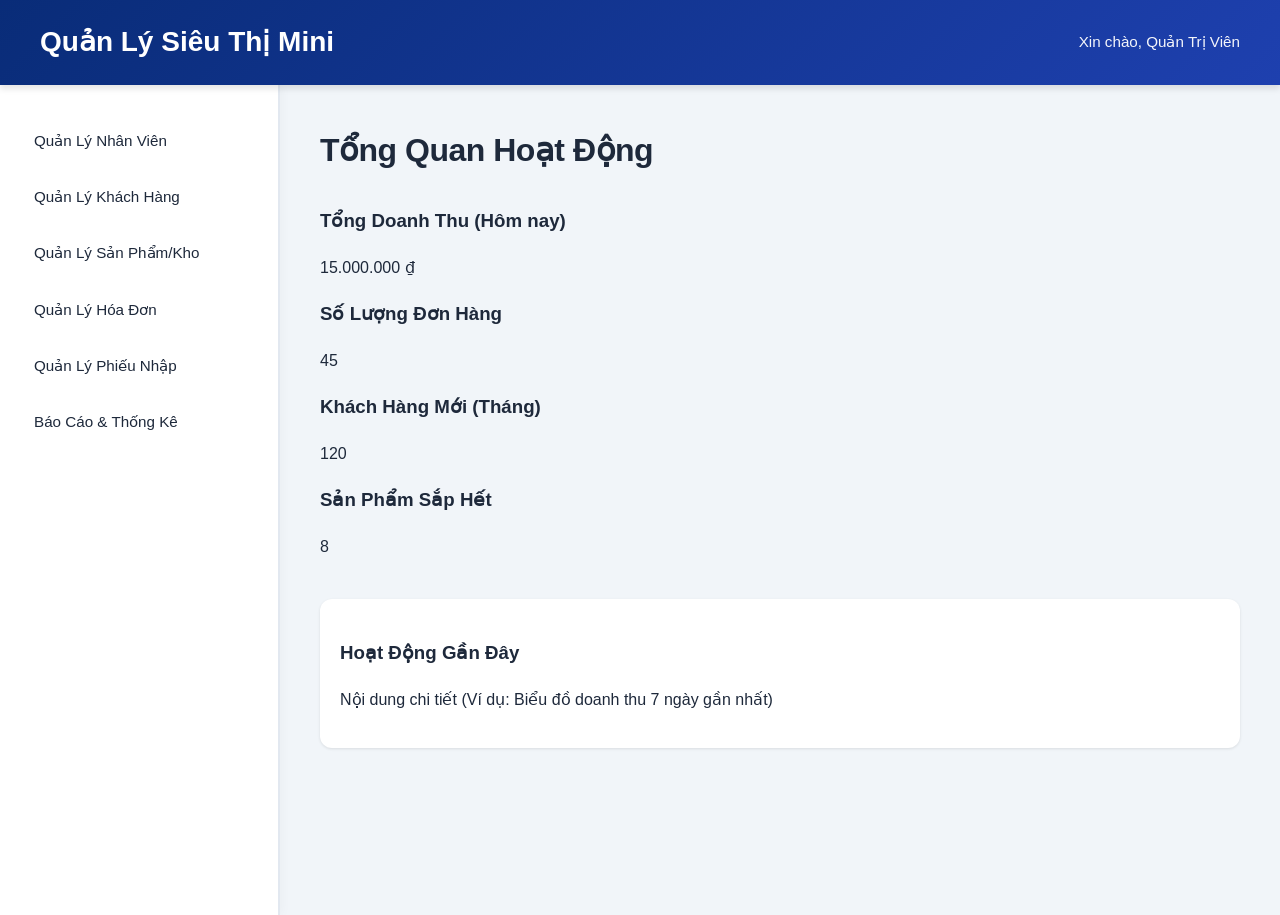
<file: Team_03_OOP (3) (1)/Team03_OOP/web/index.html>
<!DOCTYPE html>
<html lang="vi">
<head>
    <meta charset="UTF-8">
    <meta name="viewport" content="width=device-width, initial-scale=1.0">
    <title>Quản Lý Siêu Thị Mini - Dashboard</title>
    <link rel="stylesheet" href="css/style.css">
    
    
</head>
<body>

    <header class="header">
        <h1>Quản Lý Siêu Thị Mini</h1>
        <div>Xin chào, Quản Trị Viên</div>
    </header>

    <div class="layout-container">
        
        <aside class="sidebar">
            <nav>
                <ul>
                    <li><a href="pages/nhanvien.html">Quản Lý Nhân Viên</a></li>
                    <li><a href="pages/khachhang.html">Quản Lý Khách Hàng</a></li>
                    <li><a href="pages/sanpham.html">Quản Lý Sản Phẩm/Kho</a></li>
                    <li><a href="pages/hoadon.html">Quản Lý Hóa Đơn</a></li>
                    <li><a href="pages/phieunhap.html">Quản Lý Phiếu Nhập</a></li>
                    <li><a href="pages/thongke.html">Báo Cáo & Thống Kê</a></li>
                    </ul>
            </nav>
        </aside>

        <main class="main-content">
            <h2>Tổng Quan Hoạt Động</h2>

            <div class="dashboard-grid">
                <div class="info-card" id="doanh-thu-card">
                    <h3> Tổng Doanh Thu (Hôm nay)</h3>
                    <p>0 VND</p>
                </div>
                
                <div class="info-card" id="don-hang-card">
                    <h3> Số Lượng Đơn Hàng</h3>
                    <p>0</p>
                </div>

                <div class="info-card" id="khach-hang-card">
                    <h3> Khách Hàng Mới (Tháng)</h3>
                    <p>0</p>
                </div>

                <div class="info-card" id="can-nhap-kho-card">
                    <h3> Sản Phẩm Sắp Hết</h3>
                    <p>0</p>
                </div>
            </div>

            <section style="margin-top: 40px; background-color: white; padding: 20px; border-radius: var(--border-radius); box-shadow: var(--box-shadow);">
                <h3>Hoạt Động Gần Đây</h3>
                <p>Nội dung chi tiết (Ví dụ: Biểu đồ doanh thu 7 ngày gần nhất)</p>
            </section>
        </main>
    </div>

    <script>
        const mockData = {
            doanhThuHomNay: 15000000,
            soLuongDonHang: 45,
            khachHangMoiThang: 120,
            sanPhamCanNhapKho: 8
        };

        function updateDashboard(data) {
            document.querySelector('#doanh-thu-card p').textContent = formatCurrency(data.doanhThuHomNay);
            document.querySelector('#don-hang-card p').textContent = data.soLuongDonHang;
            document.querySelector('#khach-hang-card p').textContent = data.khachHangMoiThang;
            document.querySelector('#can-nhap-kho-card p').textContent = data.sanPhamCanNhapKho;
        }
        
        function formatCurrency(amount) {
            return new Intl.NumberFormat('vi-VN', { style: 'currency', currency: 'VND' }).format(amount);
        }

        document.addEventListener('DOMContentLoaded', () => {
            console.log('Dashboard đã sẵn sàng.');
            // Giả lập việc fetch dữ liệu
            setTimeout(() => {
                updateDashboard(mockData);
                console.log('Dữ liệu Dashboard đã được tải.');
            }, 500);
        });
    </script>
</body>
</html>
</file>
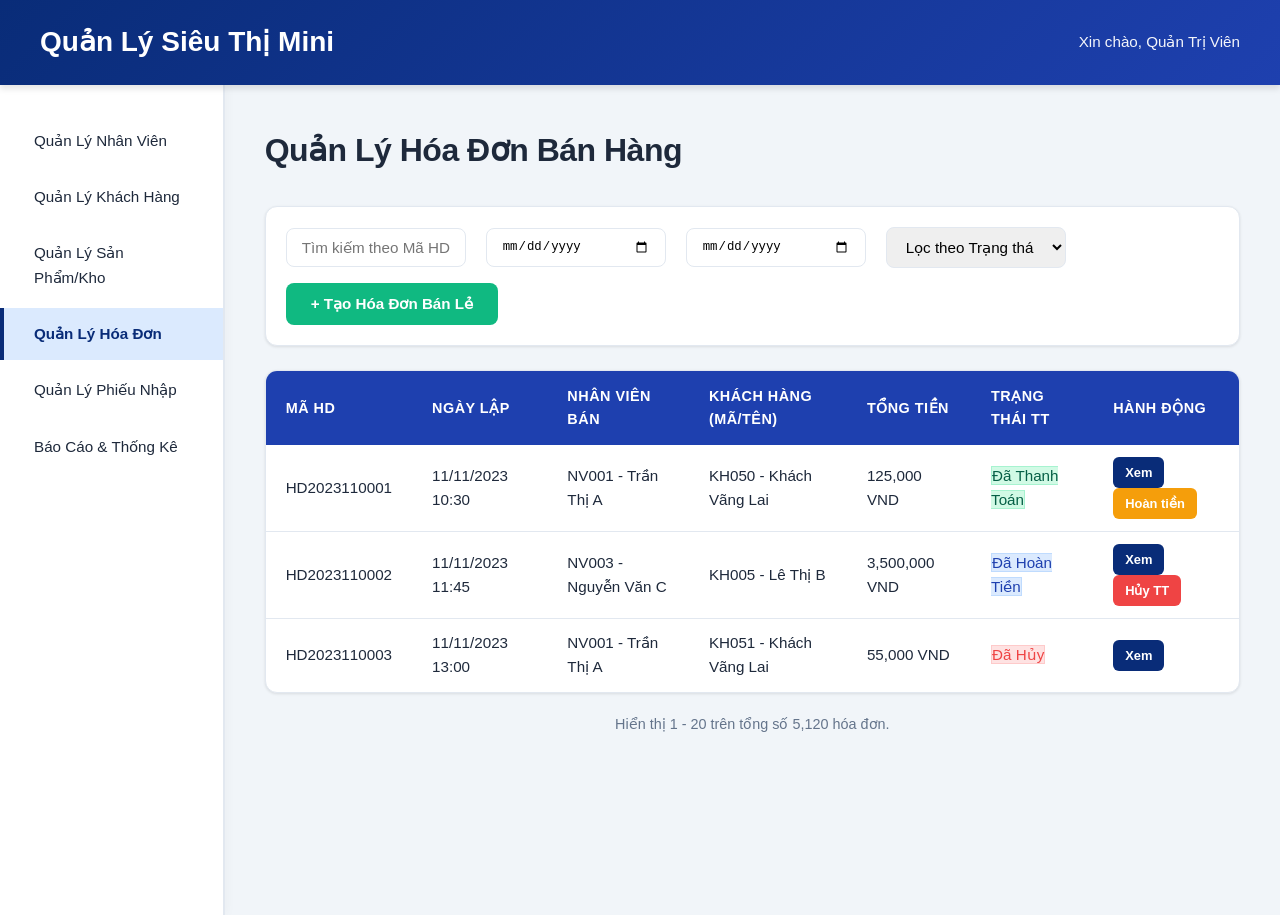
<file: Team_03_OOP (3) (1)/Team03_OOP/web/pages/hoadon.html>
<!DOCTYPE html>
<html lang="vi">
<head>
    <meta charset="UTF-8">
    <meta name="viewport" content="width=device-width, initial-scale=1.0">
    <title>Quản Lý Hóa Đơn</title>
    
    <link rel="stylesheet" href="../css/style.css">
</head>
<body>

    <header class="header">
        <h1>Quản Lý Siêu Thị Mini</h1>
        <div>Xin chào, Quản Trị Viên</div>
    </header>

    <div class="layout-container">
        
        <aside class="sidebar">
            <nav>
                <ul>
                    <li><a href="nhanvien.html">Quản Lý Nhân Viên</a></li>
                    <li><a href="khachhang.html">Quản Lý Khách Hàng</a></li>
                    <li><a href="sanpham.html">Quản Lý Sản Phẩm/Kho</a></li>
                    <li class="active"><a href="hoadon.html">Quản Lý Hóa Đơn</a></li>
                    <li><a href="phieunhap.html">Quản Lý Phiếu Nhập</a></li>
                    <li><a href="thongke.html">Báo Cáo & Thống Kê</a></li>
                </ul>
            </nav>
        </aside>

        <main class="main-content">
            <h2> Quản Lý Hóa Đơn Bán Hàng</h2>

            <div class="tools-bar">
                <div class="filter-group">
                    <input type="text" id="searchInvoice" placeholder="Tìm kiếm theo Mã HD, NV, KH...">
                    <input type="date" id="filterDateStart">
                    <input type="date" id="filterDateEnd">
                    <select id="filterPaymentStatus">
                        <option value="">Lọc theo Trạng thái TT</option>
                        <option value="paid">Đã Thanh Toán</option>
                        <option value="refunded">Đã Hoàn Tiền</option>
                        <option value="cancelled">Đã Hủy</option>
                    </select>
                </div>
                <div>
                    <button class="btn-primary" onclick="openCreateInvoiceModal()">+ Tạo Hóa Đơn Bán Lẻ</button> 
                </div>
            </div>

            <div class="data-table-container">
                <table class="data-table">
                    <thead>
                        <tr>
                            <th>Mã HD</th>
                            <th>Ngày Lập</th>
                            <th>Nhân Viên Bán</th>
                            <th>Khách Hàng (Mã/Tên)</th>
                            <th>Tổng Tiền</th>
                            <th>Trạng thái TT</th>
                            <th>Hành động</th>
                        </tr>
                    </thead>
                    <tbody id="invoiceTableBody">
                        <tr>
                            <td>HD2023110001</td>
                            <td>11/11/2023 10:30</td>
                            <td>NV001 - Trần Thị A</td>
                            <td>KH050 - Khách Vãng Lai</td>
                            <td>125,000 VND</td>
                            <td><span class="status-paid">Đã Thanh Toán</span></td>
                            <td>
                                <button class="btn-action btn-view" onclick="viewInvoice('HD2023110001')">Xem</button>
                                <button class="btn-action btn-refund" onclick="openRefundModal('HD2023110001')">Hoàn tiền</button>
                            </td>
                        </tr>
                         <tr>
                            <td>HD2023110002</td>
                            <td>11/11/2023 11:45</td>
                            <td>NV003 - Nguyễn Văn C</td>
                            <td>KH005 - Lê Thị B</td>
                            <td>3,500,000 VND</td>
                            <td><span class="status-refunded">Đã Hoàn Tiền</span></td>
                            <td>
                                <button class="btn-action btn-view" onclick="viewInvoice('HD2023110002')">Xem</button>
                                <button class="btn-action btn-cancel" onclick="viewInvoice('HD2023110002')">Hủy TT</button>
                            </td>
                        </tr>
                         <tr>
                            <td>HD2023110003</td>
                            <td>11/11/2023 13:00</td>
                            <td>NV001 - Trần Thị A</td>
                            <td>KH051 - Khách Vãng Lai</td>
                            <td>55,000 VND</td>
                            <td><span class="status-cancelled">Đã Hủy</span></td>
                            <td>
                                <button class="btn-action btn-view" onclick="viewInvoice('HD2023110003')">Xem</button>
                            </td>
                        </tr>
                    </tbody>
                </table>
            </div>
            
            <div style="text-align: center; margin-top: 20px; color: var(--text-light);">
                <p>Hiển thị 1 - 20 trên tổng số 5,120 hóa đơn.</p>
            </div>
        </main>
    </div>

    <script>
        // Hàm định dạng tiền tệ
        function formatCurrency(amount) {
            return new Intl.NumberFormat('vi-VN', { style: 'currency', currency: 'VND' }).format(amount);
        }

        // Placeholder Functions
        function openCreateInvoiceModal() {
            alert('Mở giao diện POS/tạo Hóa Đơn mới (gọi đến Hoadon.java).');
        }
        function viewInvoice(maHD) {
            alert(`Xem chi tiết Hóa Đơn: ${maHD}`);
        }
        function openRefundModal(maHD) {
            alert(`Mở modal Hoàn tiền cho Hóa Đơn: ${maHD}`);
        }
        function cancelInvoice(maHD) {
            if (confirm(`Bạn có chắc muốn HỦY Hóa Đơn ${maHD}?`)) {
                alert(`Đã hủy Hóa Đơn ${maHD}.`);
            }
        }

        // Kích hoạt trạng thái menu
        document.addEventListener('DOMContentLoaded', () => {
            // Kích hoạt mục menu hiện tại (Mục thứ 4)
            document.querySelector('.sidebar nav ul li:nth-child(4)').classList.add('active');
        });
    </script>
</body>
</html>
</file>
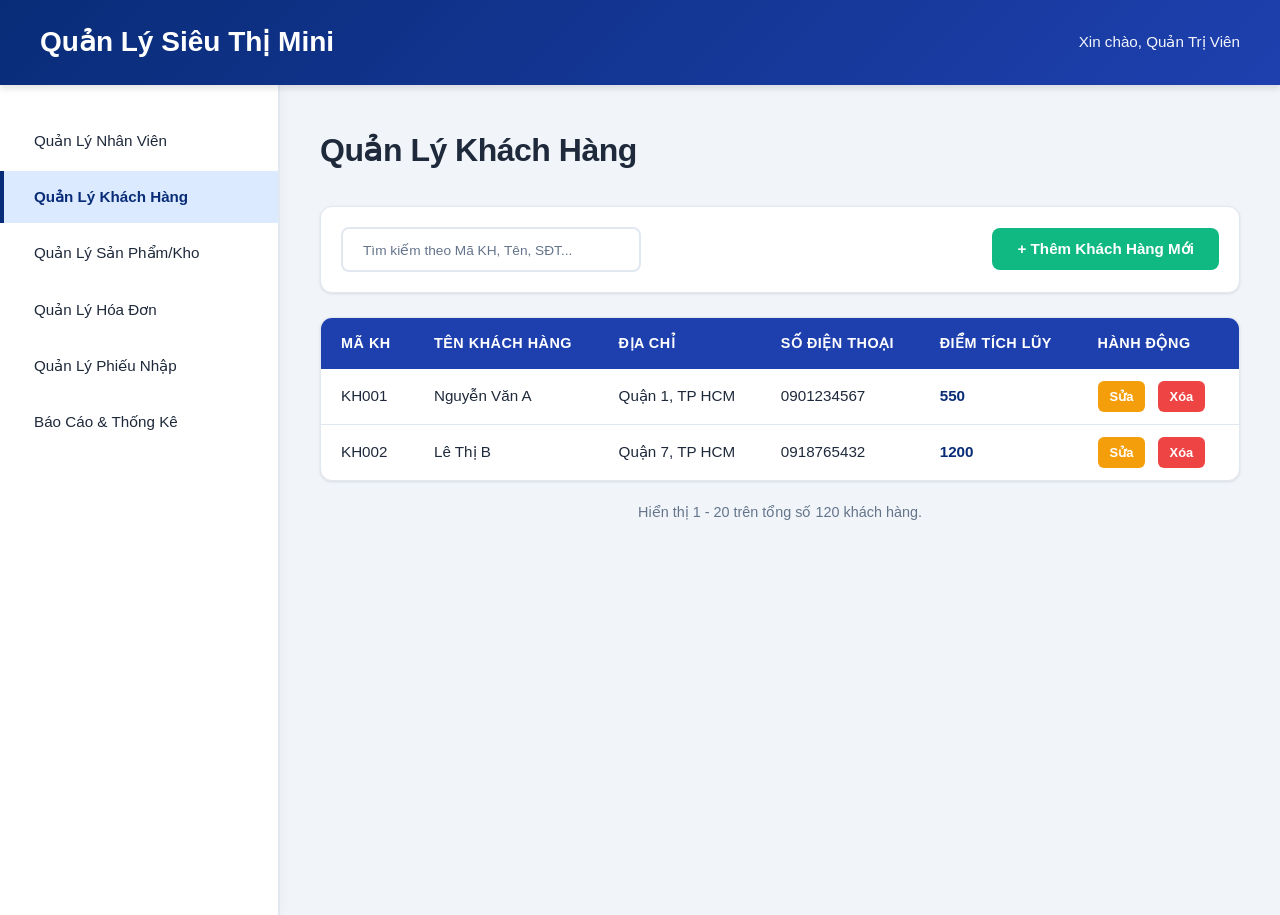
<file: Team_03_OOP (3) (1)/Team03_OOP/web/pages/khachhang.html>
<!DOCTYPE html>
<html lang="vi">
<head>
    <meta charset="UTF-8">
    <meta name="viewport" content="width=device-width, initial-scale=1.0">
    <title>Quản Lý Khách Hàng</title>
    
    <link rel="stylesheet" href="../css/style.css">
</head>
<body>

    <header class="header">
        <h1>Quản Lý Siêu Thị Mini</h1>
        <div>Xin chào, Quản Trị Viên</div>
    </header>

    <div class="layout-container">
        
        <aside class="sidebar">
            <nav>
                <ul>
                    <li><a href="nhanvien.html">Quản Lý Nhân Viên</a></li>
                    <li class="active"><a href="khachhang.html">Quản Lý Khách Hàng</a></li>
                    <li><a href="sanpham.html">Quản Lý Sản Phẩm/Kho</a></li>
                    <li><a href="hoadon.html">Quản Lý Hóa Đơn</a></li>
                    <li><a href="phieunhap.html">Quản Lý Phiếu Nhập</a></li>
                    <li><a href="thongke.html">Báo Cáo & Thống Kê</a></li>
                </ul>
            </nav>
        </aside>

        <main class="main-content">
            <h2> Quản Lý Khách Hàng</h2>

            <div class="tools-bar">
                <div class="search-box">
                    <input type="text" id="searchCustomer" placeholder="Tìm kiếm theo Mã KH, Tên, SĐT...">
                </div>
                <div>
                    <button class="btn-primary" onclick="openAddModal()">+ Thêm Khách Hàng Mới</button>
                </div>
            </div>

            <div class="data-table-container">
                <table class="data-table">
                    <thead>
                        <tr>
                            <th>Mã KH</th>
                            <th>Tên Khách Hàng</th>
                            <th>Địa chỉ</th>
                            <th>Số Điện Thoại</th>
                            <th>Điểm Tích Lũy</th>
                            <th>Hành động</th>
                        </tr>
                    </thead>
                    <tbody id="customerTableBody">
                        <tr>
                            <td>KH001</td>
                            <td>Nguyễn Văn A</td>
                            <td>Quận 1, TP HCM</td>
                            <td>0901234567</td>
                            <td style="font-weight: 600; color: var(--primary-color);">550</td>
                            <td>
                                <button class="btn-action btn-edit" onclick="editCustomer('KH001')">Sửa</button>
                                <button class="btn-action btn-delete" onclick="deleteCustomer('KH001')">Xóa</button>
                            </td>
                        </tr>
                         <tr>
                            <td>KH002</td>
                            <td>Lê Thị B</td>
                            <td>Quận 7, TP HCM</td>
                            <td>0918765432</td>
                            <td style="font-weight: 600; color: var(--primary-color);">1200</td>
                            <td>
                                <button class="btn-action btn-edit" onclick="editCustomer('KH002')">Sửa</button>
                                <button class="btn-action btn-delete" onclick="deleteCustomer('KH002')">Xóa</button>
                            </td>
                        </tr>
                    </tbody>
                </table>
            </div>
            
            <div style="text-align: center; margin-top: 20px; color: var(--text-light);">
                <p>Hiển thị 1 - 20 trên tổng số 120 khách hàng.</p>
            </div>
        </main>
    </div>

    <script>
        // Dữ liệu giả định
        let customers = [
            { maKH: 'KH001', ten: 'Nguyễn Văn A', diaChi: 'Quận 1, TP HCM', sdt: '0901234567', diemTL: 550 },
            { maKH: 'KH002', ten: 'Lê Thị B', diaChi: 'Quận 7, TP HCM', sdt: '0918765432', diemTL: 1200 },
        ];

        // Hàm Tải và Hiển thị dữ liệu
        function renderCustomers(data) {
            const tableBody = document.getElementById('customerTableBody');
            tableBody.innerHTML = '';
            
            if (data.length === 0) {
                tableBody.innerHTML = '<tr><td colspan="6" style="text-align:center; padding: 20px;">Không tìm thấy khách hàng nào.</td></tr>';
                return;
            }

            data.forEach(customer => {
                const row = tableBody.insertRow();
                row.innerHTML = `
                    <td>${customer.maKH}</td>
                    <td>${customer.ten}</td>
                    <td>${customer.diaChi}</td>
                    <td>${customer.sdt}</td>
                    <td style="font-weight: 600; color: var(--primary-color);">${customer.diemTL}</td>
                    <td>
                        <button class="btn-action btn-edit" onclick="editCustomer('${customer.maKH}')">Sửa</button>
                        <button class="btn-action btn-delete" onclick="deleteCustomer('${customer.maKH}')">Xóa</button>
                    </td>
                `;
            });
        }
        
        // Hàm Xử lý tìm kiếm (sẽ gọi đến QuanLiKhachHang.java sau này)
        document.getElementById('searchCustomer').addEventListener('keyup', function(e) {
            const searchTerm = e.target.value.toLowerCase();
            const filteredData = customers.filter(kh => 
                kh.maKH.toLowerCase().includes(searchTerm) || 
                kh.ten.toLowerCase().includes(searchTerm) ||
                kh.sdt.includes(searchTerm)
            );
            renderCustomers(filteredData);
        });

        // Hàm mở Modal Thêm mới (Placeholder)
        function openAddModal() {
            alert('Chức năng mở cửa sổ/modal thêm Khách Hàng (sẽ được viết chi tiết sau).');
        }

        // Hàm Sửa (Placeholder)
        function editCustomer(maKH) {
            alert(`Sửa thông tin Khách Hàng có Mã: ${maKH}`);
        }

        // Hàm Xóa (Placeholder)
        function deleteCustomer(maKH) {
            if (confirm(`Bạn có chắc chắn muốn xóa Khách Hàng có Mã: ${maKH}?`)) {
                alert(`Đã xóa Khách Hàng ${maKH}. (Logic này sẽ gọi đến QuanLiKhachHang.java)`);
            }
        }

        // Khởi tạo bảng khi trang tải xong
        document.addEventListener('DOMContentLoaded', () => {
            renderCustomers(customers);
            // Kích hoạt mục menu hiện tại (Mục thứ 2 trong danh sách)
            document.querySelector('.sidebar nav ul li:nth-child(2)').classList.add('active');
        });
    </script>
</body>
</html>
</file>
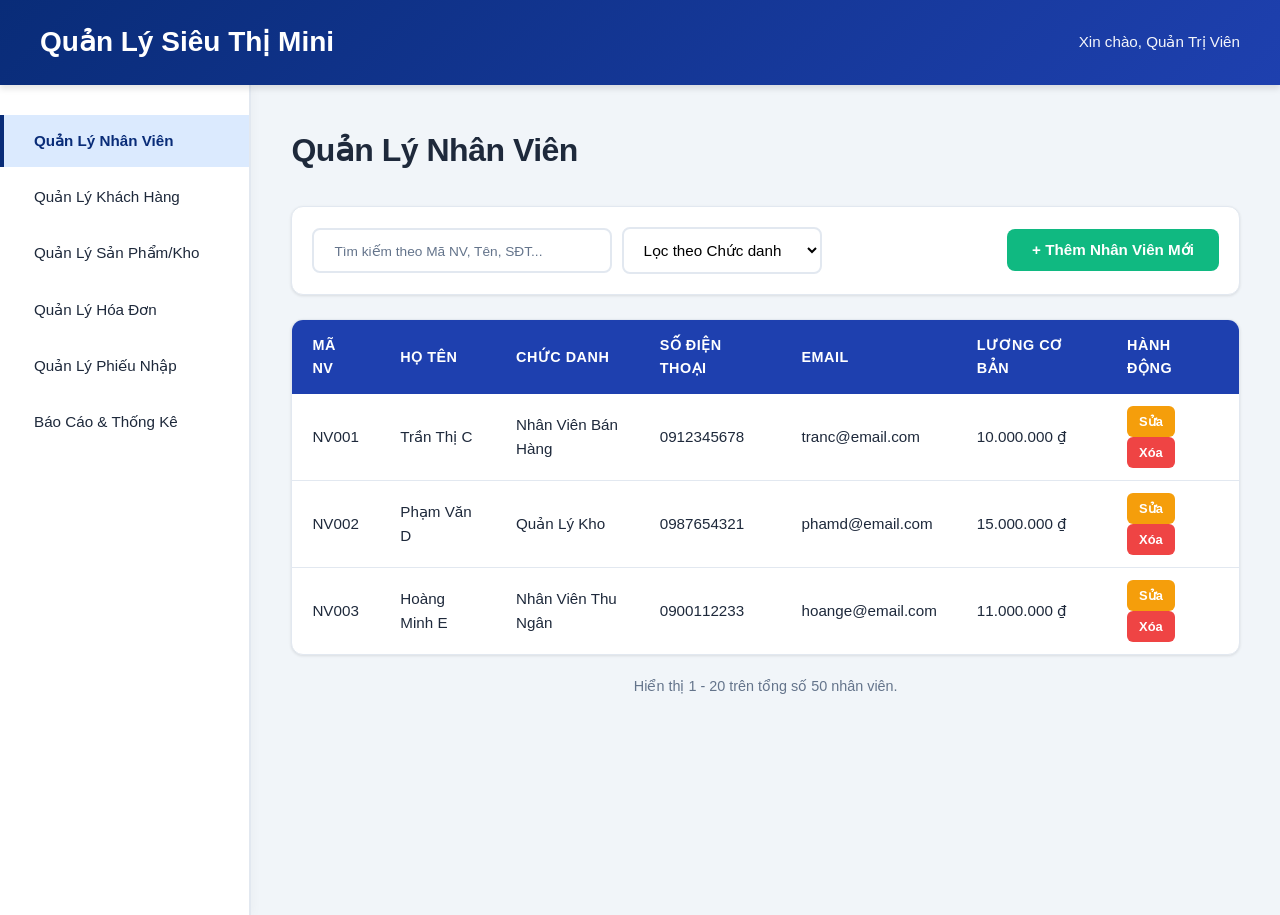
<file: Team_03_OOP (3) (1)/Team03_OOP/web/pages/nhanvien.html>
<!DOCTYPE html>
<html lang="vi">
<head>
    <meta charset="UTF-8">
    <meta name="viewport" content="width=device-width, initial-scale=1.0">
    <title>Quản Lý Nhân Viên</title>
    <link rel="stylesheet" href="../css/style.css">
    
    
</head>
<body>

    <header class="header">
        <h1>Quản Lý Siêu Thị Mini</h1>
        <div>Xin chào, Quản Trị Viên</div>
    </header>

    <div class="layout-container">
        <aside class="sidebar">
            <nav>
                <ul>
                    <li class="active"><a href="nhanvien.html">Quản Lý Nhân Viên</a></li>
                    <li ><a href="khachhang.html">Quản Lý Khách Hàng</a></li>
                    <li ><a href="sanpham.html">Quản Lý Sản Phẩm/Kho</a></li>
                    <li ><a href="hoadon.html">Quản Lý Hóa Đơn</a></li>
                    <li ><a href="phieunhap.html">Quản Lý Phiếu Nhập</a></li>
                    <li ><a href="thongke.html">Báo Cáo & Thống Kê</a></li>
                    </ul>
            </nav>
        </aside>

        <main class="main-content">
            <h2>Quản Lý Nhân Viên</h2>

            <div class="tools-bar">
                <div class="search-and-filter">
                    <input type="text" id="searchEmployee" placeholder="Tìm kiếm theo Mã NV, Tên, SĐT...">
                    <select id="filterRole" class="filter-select">
                        <option value="">Lọc theo Chức danh</option>
                        <option value="NhanVienBanHang">Nhân Viên Bán Hàng</option>
                        </select>
                </div>
                <div>
                    <button class="btn-primary" onclick="openAddModal()">+ Thêm Nhân Viên Mới</button>
                </div>
            </div>

            <div class="data-table-container">
                <table class="data-table">
                    <thead>
                        <tr>
                            <th>Mã NV</th>
                            <th>Họ Tên</th>
                            <th>Chức danh</th>
                            <th>Số Điện Thoại</th>
                            <th>Email</th>
                            <th>Lương Cơ Bản</th>
                            <th>Hành động</th>
                        </tr>
                    </thead>
                    <tbody id="employeeTableBody">
                        </tbody>
                </table>
            </div>
            
            <div style="text-align: center; margin-top: 20px;">
                <p>Hiển thị 1 - 20 trên tổng số 50 nhân viên.</p>
            </div>
        </main>
    </div>

    <script>
        // Dữ liệu giả định (Tương ứng với các class NhanVien.*.java)
        let employees = [
            { maNV: 'NV001', hoTen: 'Trần Thị C', chucDanh: 'Nhân Viên Bán Hàng', sdt: '0912345678', email: 'tranc@email.com', luongCB: 10000000 },
            { maNV: 'NV002', hoTen: 'Phạm Văn D', chucDanh: 'Quản Lý Kho', sdt: '0987654321', email: 'phamd@email.com', luongCB: 15000000 },
            { maNV: 'NV003', hoTen: 'Hoàng Minh E', chucDanh: 'Nhân Viên Thu Ngân', sdt: '0900112233', email: 'hoange@email.com', luongCB: 11000000 },
        ];

        // Hàm Tải và Hiển thị dữ liệu
        function renderEmployees(data) {
            const tableBody = document.getElementById('employeeTableBody');
            tableBody.innerHTML = ''; // Xóa dữ liệu cũ
            
            if (data.length === 0) {
                tableBody.innerHTML = '<tr><td colspan="7" style="text-align:center; padding: 20px;">Không tìm thấy nhân viên nào.</td></tr>';
                return;
            }

            data.forEach(emp => {
                const row = tableBody.insertRow();
                row.innerHTML = `
                    <td>${emp.maNV}</td>
                    <td>${emp.hoTen}</td>
                    <td>${emp.chucDanh}</td>
                    <td>${emp.sdt}</td>
                    <td>${emp.email}</td>
                    <td>${formatCurrency(emp.luongCB)}</td>
                    <td>
                        <button class="btn-action btn-edit" onclick="editEmployee('${emp.maNV}')">Sửa</button>
                        <button class="btn-action btn-delete" onclick="deleteEmployee('${emp.maNV}')">Xóa</button>
                    </td>
                `;
            });
        }
        
        // Hàm định dạng tiền tệ
        function formatCurrency(amount) {
            return new Intl.NumberFormat('vi-VN', { style: 'currency', currency: 'VND' }).format(amount);
        }

        // Xử lý Tìm kiếm và Lọc (sẽ gọi đến QuanLiNhanVien.java)
        document.getElementById('searchEmployee').addEventListener('keyup', filterEmployees);
        document.getElementById('filterRole').addEventListener('change', filterEmployees);

        function filterEmployees() {
            const searchTerm = document.getElementById('searchEmployee').value.toLowerCase();
            const filterRole = document.getElementById('filterRole').value;

            const filteredData = employees.filter(emp => {
                const matchesSearch = emp.maNV.toLowerCase().includes(searchTerm) || 
                                      emp.hoTen.toLowerCase().includes(searchTerm) ||
                                      emp.sdt.includes(searchTerm);
                
                const matchesRole = !filterRole || emp.chucDanh.includes(filterRole); // Lọc theo chức danh
                
                return matchesSearch && matchesRole;
            });
            renderEmployees(filteredData);
        }

        // Hàm mở Modal Thêm mới (Placeholder)
        function openAddModal() {
            alert('Chức năng mở cửa sổ/modal thêm Nhân Viên (sẽ được viết chi tiết sau).');
        }

        // Hàm Sửa (Placeholder)
        function editEmployee(maNV) {
            alert(`Sửa thông tin Nhân Viên có Mã: ${maNV}`);
        }

        // Hàm Xóa (Placeholder)
        function deleteEmployee(maNV) {
            if (confirm(`Bạn có chắc chắn muốn xóa Nhân Viên có Mã: ${maNV}?`)) {
                alert(`Đã xóa Nhân Viên ${maNV}. (Logic này sẽ gọi đến QuanLiNhanVien.java)`);
            }
        }

        // Khởi tạo bảng khi trang tải xong
        document.addEventListener('DOMContentLoaded', () => {
            renderEmployees(employees);
            // Kích hoạt mục menu hiện tại
            document.querySelector('.sidebar nav ul li:nth-child(1)').classList.add('active');
        });
    </script>
</body>
</html>
</file>
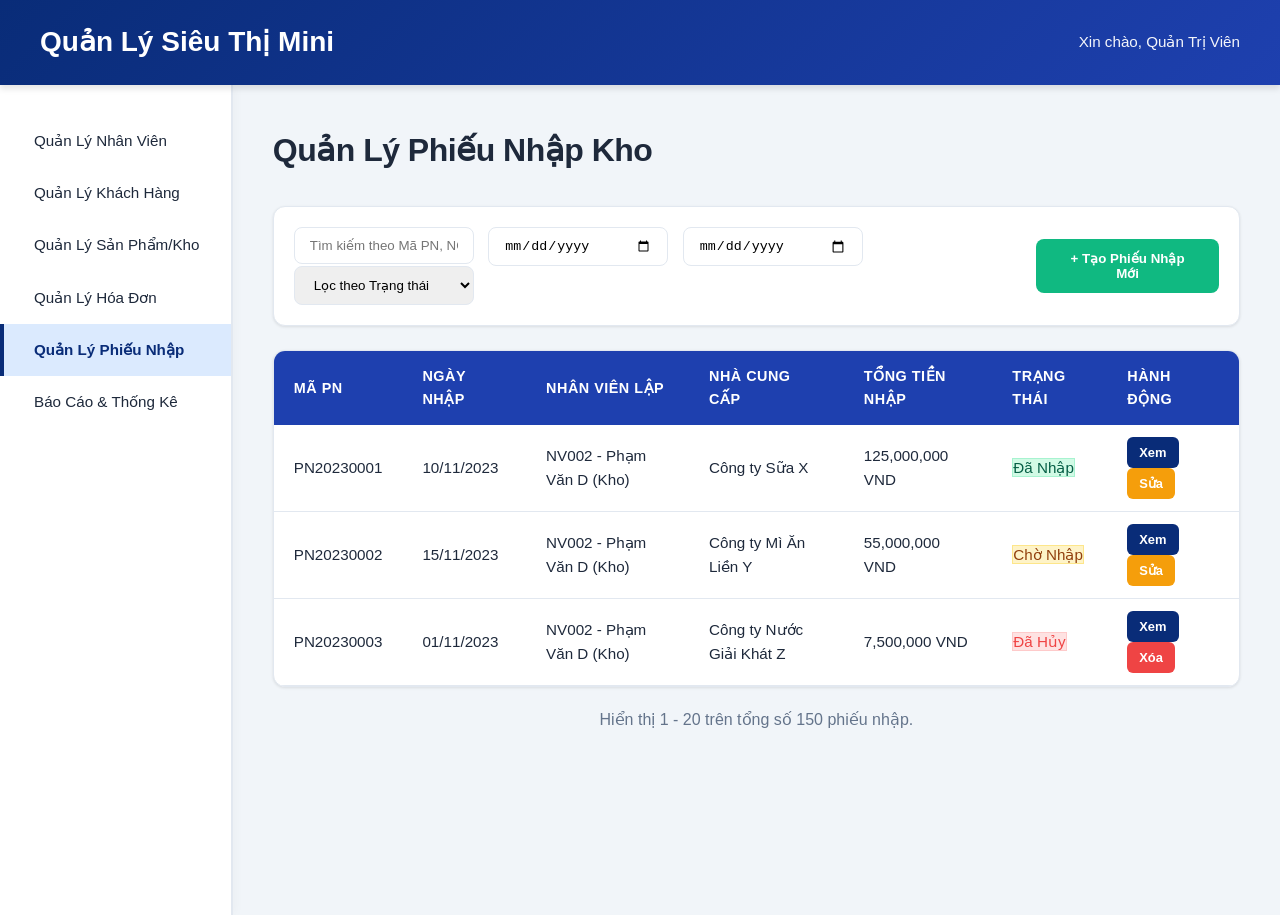
<file: Team_03_OOP (3) (1)/Team03_OOP/web/pages/phieunhap.html>
<!DOCTYPE html>
<html lang="vi">
<head>
    <meta charset="UTF-8">
    <meta name="viewport" content="width=device-width, initial-scale=1.0">
    <title>Quản Lý Phiếu Nhập Kho</title>
    
    <style>
        /* CSS Chung (Kế thừa từ index.html) */
        :root {
            --primary-color: #092c78;
            --primary-dark: #1e40af;
            --secondary-color: #64748b;
            --accent-color: #10b981;
            --warning-color: #f59e0b;
            --danger-color: #ef4444;
            --background-color: #f1f5f9;
            --text-color: #1e293b;
            --text-light: #64748b;
            --card-bg: #ffffff;
            --border-color: #e2e8f0;
            --border-radius: 12px;
            --box-shadow: 0 1px 3px rgba(0, 0, 0, 0.1);
            --box-shadow-hover: 0 10px 25px rgba(0, 0, 0, 0.15);
            --transition: all 0.3s cubic-bezier(0.4, 0, 0.2, 1);
        }

        * {
            box-sizing: border-box;
        }

        body {
            font-family: 'Segoe UI', Tahoma, Geneva, Verdana, sans-serif;
            margin: 0;
            padding: 0;
            background-color: var(--background-color);
            color: var(--text-color);
            line-height: 1.6;
        }

        /* CONTRAST: Header nổi bật */
        .header {
            background: linear-gradient(135deg, var(--primary-color) 0%, var(--primary-dark) 100%);
            color: white;
            padding: 20px 40px;
            box-shadow: 0 4px 6px rgba(0, 0, 0, 0.1);
            display: flex;
            justify-content: space-between;
            align-items: center;
            position: sticky;
            top: 0;
            z-index: 100;
        }
        .header h1 { margin: 0; font-size: 1.75em; font-weight: 700; }
        .header div { font-size: 0.95em; opacity: 0.95; font-weight: 500; }

        /* PROXIMITY: Layout container */
        .layout-container {
            display: flex;
            min-height: calc(100vh - 70px);
        }

        /* REPETITION & ALIGNMENT: Sidebar */
        .sidebar {
            width: 280px;
            background-color: var(--card-bg);
            padding: 30px 0;
            border-right: 2px solid var(--border-color);
            box-shadow: 2px 0 10px rgba(0, 0, 0, 0.03);
        }

        .sidebar nav ul { list-style: none; padding: 0; margin: 0; }
        .sidebar nav ul li a {
            display: flex; align-items: center; padding: 14px 30px; text-decoration: none;
            color: var(--text-color); transition: var(--transition); font-weight: 500;
            font-size: 0.95em; border-left: 4px solid transparent;
        }

        .sidebar nav ul li a:hover {
            background-color: #eff6ff; color: var(--primary-color);
            border-left-color: var(--primary-color); padding-left: 35px;
        }

        .sidebar nav ul li.active a {
            background-color: #dbeafe; color: var(--primary-color);
            border-left-color: var(--primary-color); font-weight: 600;
        }

        .main-content {
            flex-grow: 1;
            padding: 40px;
            max-width: 1400px;
        }

        .main-content h2 {
            font-size: 2em; font-weight: 700; color: var(--text-color);
            margin: 0 0 30px 0; letter-spacing: -0.5px;
        }
        
        /* CSS Bổ sung cho trang Quản lý Phiếu Nhập Kho */

        /* 1. Proximity & Alignment: Filter Bar */
        .filter-bar {
            display: flex;
            justify-content: space-between;
            align-items: center;
            margin-bottom: 24px;
            background-color: var(--card-bg);
            padding: 20px;
            border-radius: var(--border-radius);
            box-shadow: var(--box-shadow);
            border: 1px solid var(--border-color);
        }

        .filter-group input, .filter-group select {
            padding: 10px 15px; border: 1px solid var(--border-color);
            border-radius: 8px; width: 180px; margin-right: 10px;
            transition: all 0.2s;
        }
        
        .btn-primary {
            background-color: var(--accent-color);
            color: white; padding: 12px 25px; border: none;
            border-radius: 8px; cursor: pointer; font-weight: 600;
            transition: var(--transition);
        }
        .btn-primary:hover { background-color: #047857; }

        /* 2. Repetition & Alignment: Bảng dữ liệu */
        .data-table-container {
            background-color: var(--card-bg);
            border-radius: var(--border-radius);
            box-shadow: var(--box-shadow);
            overflow-x: auto;
            border: 1px solid var(--border-color);
        }
        
        .data-table {
            width: 100%; border-collapse: collapse; text-align: left;
        }
        
        .data-table th {
            background-color: var(--primary-dark); color: white;
            padding: 14px 20px; position: sticky; top: 0;
            font-size: 0.9em; text-transform: uppercase; letter-spacing: 0.5px;
        }
        
        .data-table td {
            padding: 12px 20px; border-bottom: 1px solid var(--border-color);
            color: var(--text-color); font-size: 0.95em;
        }
        
        .data-table tr:hover { background-color: #f8fafc; }

        /* 3. Contrast: Trạng thái phiếu nhập */
        .status-badge {
            padding: 4px 10px;
            border-radius: 6px;
            font-weight: 600;
            font-size: 0.8em;
            text-transform: uppercase;
        }

        .status-completed { background-color: #d1fae5; color: #065f46; border: 1px solid #a7f3d0;} /* Accent/Green */
        .status-pending { background-color: #fef3c7; color: #92400e; border: 1px solid #fde68a;} /* Warning/Yellow */
        .status-cancelled { background-color: #fee2e2; color: var(--danger-color); border: 1px solid #fecaca;} /* Danger/Red */

        /* Nút hành động */
        .btn-action {
            padding: 8px 12px; margin-right: 8px; border: none;
            border-radius: 6px; cursor: pointer; font-size: 0.85em;
            font-weight: 600; transition: var(--transition);
        }
        .btn-view { background-color: var(--primary-color); color: white; }
        .btn-edit { background-color: var(--warning-color); color: white; }
        .btn-delete { background-color: var(--danger-color); color: white; }

        .btn-view:hover { background-color: var(--primary-dark); }
        .btn-edit:hover { background-color: #d97706; }
        .btn-delete:hover { background-color: #b91c1c; }

    </style>
</head>
<body>

    <header class="header">
        <h1>Quản Lý Siêu Thị Mini</h1>
        <div>Xin chào, Quản Trị Viên</div>
    </header>

    <div class="layout-container">
        
        <aside class="sidebar">
            <nav>
                <ul>
                    <li><a href="nhanvien.html">Quản Lý Nhân Viên</a></li>
                    <li><a href="khachhang.html">Quản Lý Khách Hàng</a></li>
                    <li><a href="sanpham.html">Quản Lý Sản Phẩm/Kho</a></li>
                    <li><a href="hoadon.html">Quản Lý Hóa Đơn</a></li>
                    <li class="active"><a href="phieunhap.html">Quản Lý Phiếu Nhập</a></li>
                    <li><a href="thongke.html">Báo Cáo & Thống Kê</a></li>
                </ul>
            </nav>
        </aside>

        <main class="main-content">
            <h2> Quản Lý Phiếu Nhập Kho</h2>

            <div class="filter-bar">
                <div class="filter-group">
                    <input type="text" id="searchPhieuNhap" placeholder="Tìm kiếm theo Mã PN, NCC...">
                    <input type="date" id="filterDateStart">
                    <input type="date" id="filterDateEnd">
                    <select id="filterStatus">
                        <option value="">Lọc theo Trạng thái</option>
                        <option value="completed">Đã nhập (Completed)</option>
                        <option value="pending">Chờ nhập (Pending)</option>
                        <option value="cancelled">Đã hủy (Cancelled)</option>
                    </select>
                </div>
                <div>
                    <button class="btn-primary" onclick="openCreateModal()">+ Tạo Phiếu Nhập Mới</button>
                </div>
            </div>

            <div class="data-table-container">
                <table class="data-table">
                    <thead>
                        <tr>
                            <th>Mã PN</th>
                            <th>Ngày Nhập</th>
                            <th>Nhân Viên Lập</th>
                            <th>Nhà Cung Cấp</th>
                            <th>Tổng Tiền Nhập</th>
                            <th>Trạng thái</th>
                            <th>Hành động</th>
                        </tr>
                    </thead>
                    <tbody id="phieuNhapTableBody">
                        <tr>
                            <td>PN20230001</td>
                            <td>10/11/2023</td>
                            <td>NV002 - Phạm Văn D (Kho)</td>
                            <td>Công ty Sữa X</td>
                            <td>125,000,000 VND</td>
                            <td><span class="status-completed">Đã Nhập</span></td>
                            <td>
                                <button class="btn-action btn-view" onclick="viewPhieuNhap('PN20230001')">Xem</button>
                                <button class="btn-action btn-edit" onclick="editPhieuNhap('PN20230001')">Sửa</button>
                            </td>
                        </tr>
                         <tr>
                            <td>PN20230002</td>
                            <td>15/11/2023</td>
                            <td>NV002 - Phạm Văn D (Kho)</td>
                            <td>Công ty Mì Ăn Liền Y</td>
                            <td>55,000,000 VND</td>
                            <td><span class="status-pending">Chờ Nhập</span></td>
                            <td>
                                <button class="btn-action btn-view" onclick="viewPhieuNhap('PN20230002')">Xem</button>
                                <button class="btn-action btn-edit" onclick="editPhieuNhap('PN20230002')">Sửa</button>
                            </td>
                        </tr>
                         <tr>
                            <td>PN20230003</td>
                            <td>01/11/2023</td>
                            <td>NV002 - Phạm Văn D (Kho)</td>
                            <td>Công ty Nước Giải Khát Z</td>
                            <td>7,500,000 VND</td>
                            <td><span class="status-cancelled">Đã Hủy</span></td>
                            <td>
                                <button class="btn-action btn-view" onclick="viewPhieuNhap('PN20230003')">Xem</button>
                                <button class="btn-action btn-delete" onclick="deletePhieuNhap('PN20230003')">Xóa</button>
                            </td>
                        </tr>
                    </tbody>
                </table>
            </div>
            
            <div style="text-align: center; margin-top: 20px; color: var(--text-light);">
                <p>Hiển thị 1 - 20 trên tổng số 150 phiếu nhập.</p>
            </div>
        </main>
    </div>

    <script>
        // Hàm định dạng tiền tệ
        function formatCurrency(amount) {
            return new Intl.NumberFormat('vi-VN', { style: 'currency', currency: 'VND' }).format(amount);
        }

        // Placeholder Functions
        function openCreateModal() {
            alert('Mở modal/form tạo Phiếu Nhập Kho mới (gọi đến PhieuNhapKho.java).');
        }
        function viewPhieuNhap(maPN) {
            alert(`Xem chi tiết Phiếu Nhập: ${maPN}`);
        }
        function editPhieuNhap(maPN) {
            alert(`Sửa chi tiết Phiếu Nhập: ${maPN}`);
        }
        function deletePhieuNhap(maPN) {
            if (confirm(`Bạn có chắc muốn xóa Phiếu Nhập ${maPN}?`)) {
                alert(`Đã xóa Phiếu Nhập ${maPN}. Lưu ý: Chỉ có thể xóa Phiếu Đã Hủy hoặc Chờ Nhập.`);
            }
        }

        // Kích hoạt trạng thái menu
        document.addEventListener('DOMContentLoaded', () => {
            // Kích hoạt mục menu hiện tại (Mục thứ 5)
            document.querySelector('.sidebar nav ul li:nth-child(5)').classList.add('active');
        });
    </script>
</body>
</html>
</file>
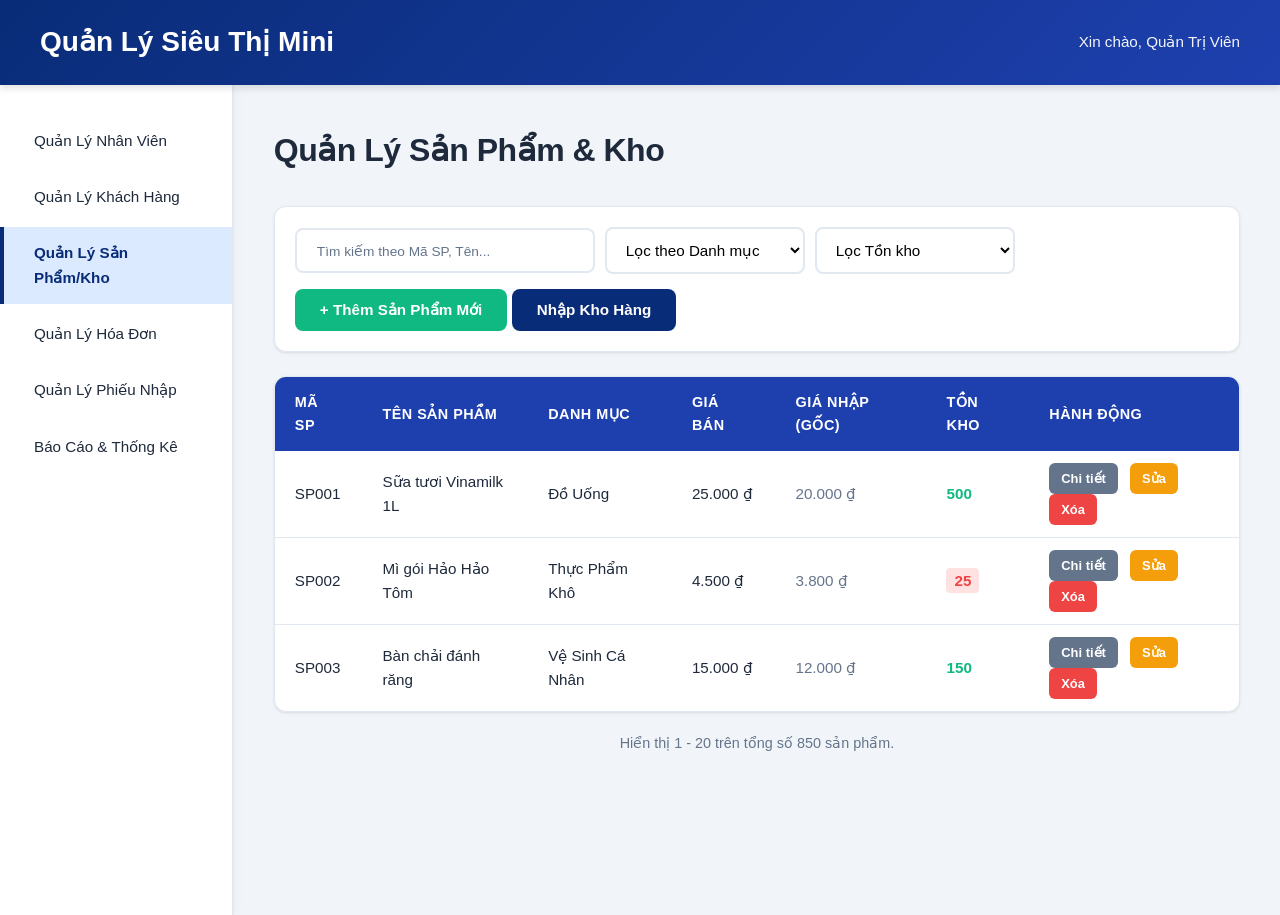
<file: Team_03_OOP (3) (1)/Team03_OOP/web/pages/sanpham.html>
<!DOCTYPE html>
<html lang="vi">
<head>
    <meta charset="UTF-8">
    <meta name="viewport" content="width=device-width, initial-scale=1.0">
    <title>Quản Lý Sản Phẩm & Kho</title>
    <link rel="stylesheet" href="../css/style.css">

</head>
<body>

    <header class="header">
        <h1>Quản Lý Siêu Thị Mini</h1>
        <div>Xin chào, Quản Trị Viên</div>
    </header>

    <div class="layout-container">
        
        <aside class="sidebar">
            <nav>
                <ul>
                    <li><a href="nhanvien.html">Quản Lý Nhân Viên</a></li>
                    <li><a href="khachhang.html">Quản Lý Khách Hàng</a></li>
                    <li class="active"><a href="sanpham.html">Quản Lý Sản Phẩm/Kho</a></li>
                    <li><a href="hoadon.html">Quản Lý Hóa Đơn</a></li>
                    <li><a href="phieunhap.html">Quản Lý Phiếu Nhập</a></li>
                    <li><a href="thongke.html">Báo Cáo & Thống Kê</a></li>
                </ul>
            </nav>
        </aside>

        <main class="main-content">
            <h2> Quản Lý Sản Phẩm & Kho</h2>

            <div class="tools-bar">
                <div class="search-and-filter">
                    <input type="text" id="searchProduct" placeholder="Tìm kiếm theo Mã SP, Tên...">
                    <select id="filterCategory" class="filter-select">
                        <option value="">Lọc theo Danh mục</option>
                        <option value="Thực Phẩm Tươi Sống">Thực Phẩm Tươi Sống</option>
                        <option value="Đồ Uống">Đồ Uống</option>
                        <option value="Gia Dụng">Gia Dụng</option>
                    </select>
                    <select id="filterStock" class="filter-select">
                        <option value="">Lọc Tồn kho</option>
                        <option value="low">Sắp hết hàng</option>
                        <option value="ok">Còn hàng</option>
                    </select>
                </div>
                <div>
                    <button class="btn-primary" onclick="openAddModal()">+ Thêm Sản Phẩm Mới</button>
                    <button class="btn-primary" style="background-color: var(--primary-color);" onclick="openImportModal()">Nhập Kho Hàng </button> 
                </div>
            </div>

            <div class="data-table-container">
                <table class="data-table">
                    <thead>
                        <tr>
                            <th>Mã SP</th>
                            <th>Tên Sản Phẩm</th>
                            <th>Danh mục</th>
                            <th>Giá Bán</th>
                            <th>Giá Nhập (Gốc)</th>
                            <th>Tồn Kho</th>
                            <th>Hành động</th>
                        </tr>
                    </thead>
                    <tbody id="productTableBody">
                        <tr>
                            <td>SP001</td>
                            <td>Sữa tươi Vinamilk 1L</td>
                            <td>Đồ Uống</td>
                            <td>25,000 VND</td>
                            <td style="color: var(--text-light);">20,000 VND</td>
                            <td><span class="stock-ok">500</span></td>
                            <td>
                                <button class="btn-action btn-detail" onclick="viewDetail('SP001')">Chi tiết</button>
                                <button class="btn-action btn-edit" onclick="editProduct('SP001')">Sửa</button>
                                <button class="btn-action btn-delete" onclick="deleteProduct('SP001')">Xóa</button>
                            </td>
                        </tr>
                         <tr>
                            <td>SP002</td>
                            <td>Mì gói Hảo Hảo Tôm</td>
                            <td>Thực Phẩm Khô</td>
                            <td>4,500 VND</td>
                            <td style="color: var(--text-light);">3,800 VND</td>
                            <td><span class="stock-low">25</span></td>
                            <td>
                                <button class="btn-action btn-detail" onclick="viewDetail('SP002')">Chi tiết</button>
                                <button class="btn-action btn-edit" onclick="editProduct('SP002')">Sửa</button>
                                <button class="btn-action btn-delete" onclick="deleteProduct('SP002')">Xóa</button>
                            </td>
                        </tr>
                    </tbody>
                </table>
            </div>
            
            <div style="text-align: center; margin-top: 20px; color: var(--text-light);">
                <p>Hiển thị 1 - 20 trên tổng số 850 sản phẩm.</p>
            </div>
        </main>
    </div>

    <script>
        // Dữ liệu giả định
        let products = [
            { maSP: 'SP001', ten: 'Sữa tươi Vinamilk 1L', danhMuc: 'Đồ Uống', giaBan: 25000, giaNhap: 20000, tonKho: 500 },
            { maSP: 'SP002', ten: 'Mì gói Hảo Hảo Tôm', danhMuc: 'Thực Phẩm Khô', giaBan: 4500, giaNhap: 3800, tonKho: 25 },
            { maSP: 'SP003', ten: 'Bàn chải đánh răng', danhMuc: 'Vệ Sinh Cá Nhân', giaBan: 15000, giaNhap: 12000, tonKho: 150 },
        ];

        const LOW_STOCK_THRESHOLD = 50; // Ngưỡng cảnh báo

        // Hàm Tải và Hiển thị dữ liệu
        function renderProducts(data) {
            const tableBody = document.getElementById('productTableBody');
            tableBody.innerHTML = '';
            
            if (data.length === 0) {
                tableBody.innerHTML = '<tr><td colspan="7" style="text-align:center; padding: 20px;">Không tìm thấy sản phẩm nào.</td></tr>';
                return;
            }

            data.forEach(p => {
                const stockClass = p.tonKho <= LOW_STOCK_THRESHOLD ? 'stock-low' : 'stock-ok';
                const row = tableBody.insertRow();
                row.innerHTML = `
                    <td>${p.maSP}</td>
                    <td>${p.ten}</td>
                    <td>${p.danhMuc}</td>
                    <td>${formatCurrency(p.giaBan)}</td>
                    <td style="color: var(--text-light);">${formatCurrency(p.giaNhap)}</td>
                    <td><span class="${stockClass}">${p.tonKho}</span></td>
                    <td>
                        <button class="btn-action btn-detail" onclick="viewDetail('${p.maSP}')">Chi tiết</button>
                        <button class="btn-action btn-edit" onclick="editProduct('${p.maSP}')">Sửa</button>
                        <button class="btn-action btn-delete" onclick="deleteProduct('${p.maSP}')">Xóa</button>
                    </td>
                `;
            });
        }
        
        function formatCurrency(amount) {
            return new Intl.NumberFormat('vi-VN', { style: 'currency', currency: 'VND' }).format(amount);
        }

        // Xử lý Tìm kiếm và Lọc
        document.getElementById('searchProduct').addEventListener('keyup', filterProducts);
        document.getElementById('filterCategory').addEventListener('change', filterProducts);
        document.getElementById('filterStock').addEventListener('change', filterProducts);


        function filterProducts() {
            const searchTerm = document.getElementById('searchProduct').value.toLowerCase();
            const filterCategory = document.getElementById('filterCategory').value;
            const filterStock = document.getElementById('filterStock').value;

            const filteredData = products.filter(p => {
                const matchesSearch = p.maSP.toLowerCase().includes(searchTerm) || p.ten.toLowerCase().includes(searchTerm);
                
                const matchesCategory = !filterCategory || p.danhMuc.includes(filterCategory); 
                
                let matchesStock = true;
                if (filterStock === 'low') {
                    matchesStock = p.tonKho <= LOW_STOCK_THRESHOLD;
                } else if (filterStock === 'ok') {
                    matchesStock = p.tonKho > LOW_STOCK_THRESHOLD;
                }

                return matchesSearch && matchesCategory && matchesStock;
            });
            renderProducts(filteredData);
        }
        
        // Placeholder Functions (Sẽ được xử lý bởi Controller Java)
        function openAddModal() {
            alert('Mở modal thêm Sản Phẩm mới (gọi đến HangHoa.java / SanPham.java).');
        }
        function openImportModal() {
            alert('Mở modal tạo Phiếu Nhập Kho (gọi đến PhieuNhapKho.java / Kho.java).');
        }
        function viewDetail(maSP) {
            alert(`Xem chi tiết Sản Phẩm và lịch sử nhập/xuất kho của: ${maSP}`);
        }
        function editProduct(maSP) {
            alert(`Sửa thông tin Sản Phẩm: ${maSP}`);
        }
        function deleteProduct(maSP) {
            if (confirm(`Bạn có chắc muốn xóa Sản Phẩm ${maSP}?`)) {
                alert(`Đã xóa Sản Phẩm ${maSP}.`);
            }
        }

        // Khởi tạo bảng khi trang tải xong
        document.addEventListener('DOMContentLoaded', () => {
            renderProducts(products);
            document.querySelector('.sidebar nav ul li:nth-child(3)').classList.add('active');
        });
    </script>
</body>
</html>
</file>
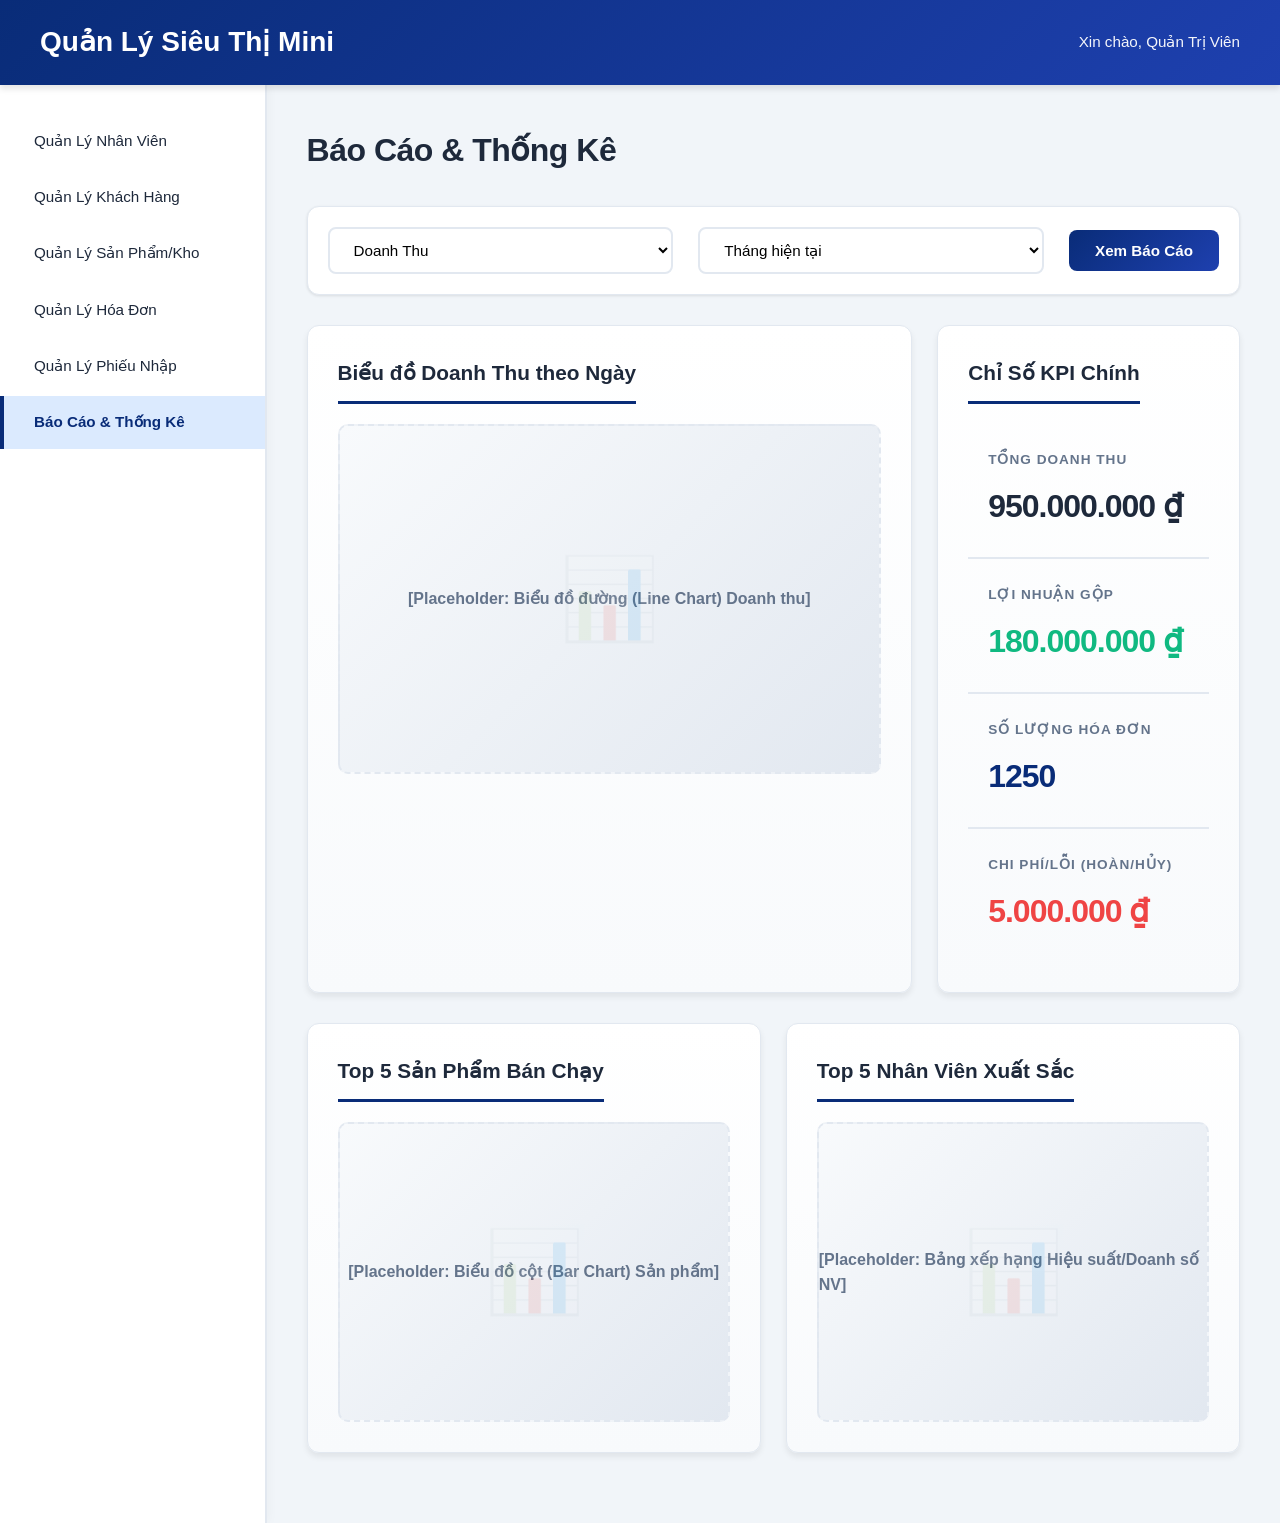
<file: Team_03_OOP (3) (1)/Team03_OOP/web/pages/thongke.html>
<!DOCTYPE html>
<html lang="vi">
<head>
    <meta charset="UTF-8">
    <meta name="viewport" content="width=device-width, initial-scale=1.0">
    <title>Báo Cáo & Thống Kê</title>
    <link rel="stylesheet" href="../css/style.css">
</head>
<body>

    <header class="header">
        <h1>Quản Lý Siêu Thị Mini</h1>
        <div>Xin chào, Quản Trị Viên</div>
    </header>

    <div class="layout-container">
        
        <aside class="sidebar">
            <nav>
                <ul>
                    <li><a href="nhanvien.html">Quản Lý Nhân Viên</a></li>
                    <li><a href="khachhang.html">Quản Lý Khách Hàng</a></li>
                    <li><a href="sanpham.html">Quản Lý Sản Phẩm/Kho</a></li>
                    <li><a href="hoadon.html">Quản Lý Hóa Đơn</a></li>
                    <li><a href="phieunhap.html">Quản Lý Phiếu Nhập</a></li>
                    <li class="active"><a href="thongke.html">Báo Cáo & Thống Kê</a></li>
                </ul>
            </nav>
        </aside>

        <main class="main-content">
            <h2>Báo Cáo & Thống Kê</h2>

            <div class="filter-bar">
                <select id="reportType">
                    <option value="doanhthu">Doanh Thu</option>
                    <option value="tonkho">Tồn Kho</option>
                    <option value="hieusuat">Hiệu suất Nhân Viên</option>
                </select>
                <select id="timeRange">
                    <option value="month">Tháng hiện tại</option>
                    <option value="quarter">Quý hiện tại</option>
                    <option value="year">Năm hiện tại</option>
                    <option value="custom">Tùy chỉnh</option>
                </select>
                <input type="date" id="startDate" style="display: none;">
                <input type="date" id="endDate" style="display: none;">
                <button onclick="generateReport()">Xem Báo Cáo</button>
            </div>

            <div class="report-grid">
                
                <div class="report-section">
                    <h3>Biểu đồ Doanh Thu theo Ngày</h3>
                    <div class="chart-placeholder">
                        [Placeholder: Biểu đồ đường (Line Chart) Doanh thu]
                    </div>
                </div>

                <div class="report-section">
                    <h3>Chỉ Số KPI Chính</h3>
                    <ul class="kpi-list">
                        <li class="kpi-item">
                            <p>Tổng Doanh Thu</p>
                            <div class="kpi-value" id="kpi-revenue">0 VND</div>
                        </li>
                        <li class="kpi-item">
                            <p>Lợi Nhuận Gộp</p>
                            <div class="kpi-value" id="kpi-profit" style="color: var(--accent-color);">0 VND</div>
                        </li>
                        <li class="kpi-item">
                            <p>Số Lượng Hóa Đơn</p>
                            <div class="kpi-value" id="kpi-orders" style="color: var(--primary-color);">0</div>
                        </li>
                        <li class="kpi-item">
                            <p>Chi phí/Lỗi (Hoàn/Hủy)</p>
                            <div class="kpi-value danger" id="kpi-cost">0 VND</div>
                        </li>
                    </ul>
                </div>
            </div>

            <div class="report-grid-two">
                <div class="report-section">
                    <h3>Top 5 Sản Phẩm Bán Chạy</h3>
                    <div class="chart-placeholder" style="height: 300px;">
                        [Placeholder: Biểu đồ cột (Bar Chart) Sản phẩm]
                    </div>
                </div>

                <div class="report-section">
                    <h3>Top 5 Nhân Viên Xuất Sắc</h3>
                    <div class="chart-placeholder" style="height: 300px;">
                        [Placeholder: Bảng xếp hạng Hiệu suất/Doanh số NV]
                    </div>
                </div>
            </div>
        </main>
    </div>

    <script>
        // Dữ liệu giả định
        const mockReportData = {
            revenue: 950000000,
            profit: 180000000,
            orders: 1250,
            cost: 5000000
        };

        function formatCurrency(amount) {
            return new Intl.NumberFormat('vi-VN', { style: 'currency', currency: 'VND' }).format(amount);
        }

        // Hàm cập nhật KPI
        function updateKPIs(data) {
            document.getElementById('kpi-revenue').textContent = formatCurrency(data.revenue);
            document.getElementById('kpi-profit').textContent = formatCurrency(data.profit);
            document.getElementById('kpi-orders').textContent = data.orders;
            document.getElementById('kpi-cost').textContent = formatCurrency(data.cost);
        }

        // Hàm xử lý khi nhấn nút Xem Báo Cáo
        function generateReport() {
            const reportType = document.getElementById('reportType').value;
            const timeRange = document.getElementById('timeRange').value;
            const startDate = document.getElementById('startDate').value;
            const endDate = document.getElementById('endDate').value;
            
            console.log(`Đang tạo báo cáo loại: ${reportType}, Phạm vi: ${timeRange} (${startDate} - ${endDate})`);
            
            // Giả lập việc gọi QuanLiNhanVien, BaoCaoThongKe để lấy dữ liệu
            alert('Đang tải dữ liệu. (Logic này sẽ gọi đến BaoCaoThongKe.java)');
            updateKPIs(mockReportData); // Cập nhật KPI
            
            // Ở đây sẽ có logic để vẽ biểu đồ (ví dụ: new Chart(ctx, config))
        }
        
        // ... (các hàm formatCurrency, updateKPIs, generateReport) ...

// Khởi tạo bảng khi trang tải xong
document.addEventListener('DOMContentLoaded', () => {
    updateKPIs(mockReportData);
    
    // Ẩn/Hiện date picker
    document.getElementById('timeRange').addEventListener('change', function() {
        const isCustom = this.value === 'custom';
        // Lấy tham chiếu đến các input
        const startDateInput = document.getElementById('startDate');
        const endDateInput = document.getElementById('endDate');
        
        // Thiết lập display dựa trên giá trị của timeRange
        startDateInput.style.display = isCustom ? 'inline-block' : 'none';
        endDateInput.style.display = isCustom ? 'inline-block' : 'none';
        
        // *Bổ sung:* Nếu không phải 'custom', xóa giá trị ngày tháng để tránh lỗi gửi dữ liệu
        if (!isCustom) {
            startDateInput.value = '';
            endDateInput.value = '';
        }
    });
});
    </script>
</body>
</html>
</file>
<file: Team_03_OOP (3) (1)/Team03_OOP/web/css/style.css>
/* ========================================
   CSS CHUNG - HỆ THỐNG QUẢN LÝ SIÊU THỊ MINI
   ======================================== */

:root {
    --primary-color: #092c78;
    --primary-dark: #1e40af;
    --secondary-color: #64748b;
    --accent-color: #10b981;
    --warning-color: #f59e0b;
    --danger-color: #ef4444;
    --background-color: #f1f5f9;
    --text-color: #1e293b;
    --text-light: #64748b;
    --card-bg: #ffffff;
    --border-color: #e2e8f0;
    --border-radius: 12px;
    --box-shadow: 0 1px 3px rgba(0, 0, 0, 0.1);
    --box-shadow-hover: 0 10px 25px rgba(0, 0, 0, 0.15);
    --transition: all 0.3s cubic-bezier(0.4, 0, 0.2, 1);
}

* {
    box-sizing: border-box;
}

body {
    font-family: 'Segoe UI', Tahoma, Geneva, Verdana, sans-serif;
    margin: 0;
    padding: 0;
    background-color: var(--background-color);
    color: var(--text-color);
    line-height: 1.6;
}

/* ========================================
   HEADER
   ======================================== */
.header {
    background: linear-gradient(135deg, var(--primary-color) 0%, var(--primary-dark) 100%);
    color: white;
    padding: 20px 40px;
    box-shadow: 0 4px 6px rgba(0, 0, 0, 0.1);
    display: flex;
    justify-content: space-between;
    align-items: center;
    position: sticky;
    top: 0;
    z-index: 100;
}

.header h1 {
    margin: 0;
    font-size: 1.75em;
    font-weight: 700;
}

.header div {
    font-size: 0.95em;
    opacity: 0.95;
    font-weight: 500;
}

/* ========================================
   LAYOUT CONTAINER
   ======================================== */
.layout-container {
    display: flex;
    min-height: calc(100vh - 70px);
}

/* ========================================
   SIDEBAR
   ======================================== */
.sidebar {
    width: 280px;
    background-color: var(--card-bg);
    padding: 30px 0;
    border-right: 2px solid var(--border-color);
    box-shadow: 2px 0 10px rgba(0, 0, 0, 0.03);
}

.sidebar nav ul {
    list-style: none;
    padding: 0;
    margin: 0;
}

.sidebar nav ul li {
    margin-bottom: 4px;
}

.sidebar nav ul li a {
    display: flex;
    align-items: center;
    padding: 14px 30px;
    text-decoration: none;
    color: var(--text-color);
    transition: var(--transition);
    font-weight: 500;
    font-size: 0.95em;
    border-left: 4px solid transparent;
}

.sidebar nav ul li a:hover {
    background-color: #eff6ff;
    color: var(--primary-color);
    border-left-color: var(--primary-color);
    padding-left: 35px;
}

.sidebar nav ul li.active a {
    background-color: #dbeafe;
    color: var(--primary-color);
    border-left-color: var(--primary-color);
    font-weight: 600;
}

/* ========================================
   MAIN CONTENT
   ======================================== */
.main-content {
    flex-grow: 1;
    padding: 40px;
    max-width: 1400px;
}

.main-content h2 {
    font-size: 2em;
    font-weight: 700;
    color: var(--text-color);
    margin: 0 0 30px 0;
    letter-spacing: -0.5px;
}

/* ========================================
   TOOLS BAR (Nhân viên, Khách hàng, Sản phẩm)
   ======================================== */
.tools-bar {
    display: flex;
    justify-content: space-between;
    align-items: center;
    margin-bottom: 24px;
    background-color: var(--card-bg);
    padding: 20px;
    border-radius: var(--border-radius);
    box-shadow: var(--box-shadow);
    border: 1px solid var(--border-color);
    flex-wrap: wrap;
    gap: 15px;
}

.search-and-filter {
    display: flex;
    gap: 10px;
    flex-wrap: wrap;
    align-items: center;
}

/* ĐÃ XÓA CÁC QUY TẮC CŨ: .search-box, .search-box input, .filter-select */


/* ========================================
   FILTER BAR (Hóa đơn, Phiếu nhập, Thống kê)
   ======================================== */
.filter-bar {
    display: flex;
    justify-content: space-between;
    align-items: center;
    margin-bottom: 24px;
    background-color: var(--card-bg);
    padding: 20px;
    border-radius: var(--border-radius);
    box-shadow: var(--box-shadow);
    border: 1px solid var(--border-color);
    flex-wrap: wrap;
    gap: 15px;
}

.filter-group {
    display: flex;
    gap: 10px;
    flex-wrap: wrap;
    align-items: center;
}

.filter-group input,
.filter-group select,
.filter-bar select,
.filter-bar input[type="date"] {
    padding: 10px 15px;
    border: 1px solid var(--border-color);
    border-radius: 8px;
    width: 180px;
    margin-right: 10px;
    transition: all 0.2s;
    font-size: 0.95em;
}

.filter-group input:focus,
.filter-group select:focus,
.filter-bar select:focus,
.filter-bar input[type="date"]:focus {
    border-color: var(--primary-color);
    box-shadow: 0 0 0 3px rgba(9, 44, 120, 0.1);
    outline: none;
}

/* ========================================
   BUTTONS
   ======================================== */
.btn-primary {
    background-color: var(--accent-color);
    color: white;
    padding: 12px 25px;
    border: none;
    border-radius: 8px;
    cursor: pointer;
    font-weight: 600;
    transition: var(--transition);
    font-size: 0.95em;
}

.btn-primary:hover {
    background-color: #047857;
    box-shadow: 0 4px 6px rgba(16, 185, 129, 0.2);
    transform: translateY(-1px);
}

.btn-primary:active {
    transform: translateY(0);
}

/* Action Buttons in Tables */
.btn-action {
    padding: 8px 12px;
    margin-right: 8px;
    border: none;
    border-radius: 6px;
    cursor: pointer;
    font-size: 0.85em;
    font-weight: 600;
    transition: var(--transition);
}

.btn-edit {
    background-color: var(--warning-color);
    color: white;
}

.btn-delete {
    background-color: var(--danger-color);
    color: white;
}

.btn-view {
    background-color: var(--primary-color);
    color: white;
}

.btn-detail {
    background-color: var(--secondary-color);
    color: white;
}

.btn-refund {
    background-color: var(--warning-color);
    color: white;
}

.btn-cancel {
    background-color: var(--danger-color);
    color: white;
}

.btn-edit:hover {
    background-color: #d97706;
    transform: translateY(-1px);
}

.btn-delete:hover {
    background-color: #b91c1c;
    transform: translateY(-1px);
}

.btn-view:hover {
    background-color: var(--primary-dark);
    transform: translateY(-1px);
}

.btn-detail:hover {
    background-color: #475569;
    transform: translateY(-1px);
}

.btn-refund:hover {
    background-color: #d97706;
    transform: translateY(-1px);
}

.btn-cancel:hover {
    background-color: #b91c1c;
    transform: translateY(-1px);
}

/* ========================================
   DATA TABLE
   ======================================== */
.data-table-container {
    background-color: var(--card-bg);
    border-radius: var(--border-radius);
    box-shadow: var(--box-shadow);
    overflow-x: auto;
    border: 1px solid var(--border-color);
}

.data-table {
    width: 100%;
    border-collapse: collapse;
    text-align: left;
}

.data-table th {
    background-color: var(--primary-dark);
    color: white;
    padding: 14px 20px;
    position: sticky;
    top: 0;
    font-size: 0.9em;
    text-transform: uppercase;
    letter-spacing: 0.5px;
    font-weight: 600;
}

.data-table td {
    padding: 12px 20px;
    border-bottom: 1px solid var(--border-color);
    color: var(--text-color);
    font-size: 0.95em;
}

.data-table tr:hover {
    background-color: #f8fafc;
}

.data-table tbody tr:last-child td {
    border-bottom: none;
}

/* ========================================
   STATUS BADGES
   ======================================== */
.status-badge {
    padding: 6px 12px;
    border-radius: 6px;
    font-weight: 600;
    font-size: 0.8em;
    text-transform: uppercase;
    display: inline-block;
}

/* Phiếu nhập statuses */
.status-completed {
    background-color: #d1fae5;
    color: #065f46;
    border: 1px solid #a7f3d0;
}

.status-pending {
    background-color: #fef3c7;
    color: #92400e;
    border: 1px solid #fde68a;
}

.status-cancelled {
    background-color: #fee2e2;
    color: var(--danger-color);
    border: 1px solid #fecaca;
}

/* Hóa đơn statuses */
.status-paid {
    background-color: #d1fae5;
    color: #065f46;
    border: 1px solid #a7f3d0;
}

.status-refunded {
    background-color: #dbeafe;
    color: #1e40af;
    border: 1px solid #bfdbfe;
}

/* ========================================
   STOCK INDICATORS (Sản phẩm)
   ======================================== */
.stock-ok {
    color: var(--accent-color);
    font-weight: 600;
}

.stock-low {
    color: var(--danger-color);
    font-weight: 600;
    background-color: #fee2e2;
    padding: 4px 8px;
    border-radius: 4px;
}

/* ========================================
   REPORT SECTIONS (Thống kê)
   ======================================== */
.report-grid {
    display: grid;
    grid-template-columns: 2fr 1fr;
    gap: 25px;
    margin-bottom: 30px;
}

.report-grid-two {
    display: grid;
    grid-template-columns: 1fr 1fr;
    gap: 25px;
    margin-bottom: 30px;
}

.report-section {
    background-color: var(--card-bg);
    padding: 25px;
    border-radius: var(--border-radius);
    box-shadow: var(--box-shadow);
    border: 1px solid var(--border-color);
}

.report-section h3 {
    margin: 0 0 20px 0;
    font-size: 1.2em;
    color: var(--text-color);
    font-weight: 600;
}

.chart-placeholder {
    background: linear-gradient(135deg, #f8fafc 0%, #e2e8f0 100%);
    border: 2px dashed var(--border-color);
    border-radius: 8px;
    height: 350px;
    display: flex;
    align-items: center;
    justify-content: center;
    color: var(--text-light);
    font-weight: 500;
    font-size: 0.95em;
}

/* ========================================
   KPI DISPLAY (Thống kê)
   ======================================== */
.kpi-list {
    list-style: none;
    padding: 0;
    margin: 0;
}

.kpi-item {
    padding: 20px;
    border-bottom: 1px solid var(--border-color);
    transition: var(--transition);
}

.kpi-item:last-child {
    border-bottom: none;
}

.kpi-item:hover {
    background-color: #f8fafc;
}

.kpi-item p {
    margin: 0 0 8px 0;
    color: var(--text-light);
    font-size: 0.9em;
    font-weight: 500;
    text-transform: uppercase;
    letter-spacing: 0.5px;
}

.kpi-value {
    font-size: 1.8em;
    font-weight: 700;
    color: var(--text-color);
}

.kpi-value.danger {
    color: var(--danger-color);
}

/* ========================================
   PAGINATION & INFO TEXT
   ======================================== */
.main-content > div[style*="text-align: center"] {
    margin-top: 20px;
    color: var(--text-light);
}

.main-content > div[style*="text-align: center"] p {
    font-size: 0.9em;
}

/* ========================================
   RESPONSIVE DESIGN
   ======================================== */
@media screen and (max-width: 1024px) {
    .sidebar {
        width: 240px;
    }
    
    .main-content {
        padding: 30px;
    }
    
    .report-grid {
        grid-template-columns: 1fr;
    }
    
    .report-grid-two {
        grid-template-columns: 1fr;
    }
}

@media screen and (max-width: 768px) {
    .layout-container {
        flex-direction: column;
    }
    
    .sidebar {
        width: 100%;
        border-right: none;
        border-bottom: 2px solid var(--border-color);
    }
    
    .header {
        padding: 15px 20px;
    }
    
    .header h1 {
        font-size: 1.3em;
    }
    
    .main-content {
        padding: 20px;
    }
    
    .main-content h2 {
        font-size: 1.5em;
    }
    
    .tools-bar,
    .filter-bar {
        flex-direction: column;
        align-items: stretch;
    }
    
    .search-and-filter,
    .filter-group {
        flex-direction: column;
        width: 100%;
    }
    
    /* Cập nhật responsive cho các input trong tools-bar */
    .search-and-filter input[type="text"],
    .filter-select,
    .filter-group input,
    .filter-group select,
    .filter-bar select,
    .filter-bar input[type="date"] {
        width: 100%;
        margin-right: 0;
        margin-bottom: 10px;
    }
    
    .btn-primary {
        width: 100%;
    }
    
    .data-table-container {
        overflow-x: scroll;
    }
    
    .data-table {
        min-width: 800px;
    }
}

/* ========================================
   UTILITY CLASSES
   ======================================== */
.text-center {
    text-align: center;
}

.mt-20 {
    margin-top: 20px;
}

.mb-20 {
    margin-bottom: 20px;
}

.text-light {
    color: var(--text-light);
}

.text-primary {
    color: var(--primary-color);
}

.text-accent {
    color: var(--accent-color);
}

.text-danger {
    color: var(--danger-color);
}

.font-weight-600 {
    font-weight: 600;
}

.font-weight-700 {
    font-weight: 700;
}

/* ========================================
   ANIMATION
   ======================================== */
@keyframes fadeIn {
    from {
        opacity: 0;
        transform: translateY(10px);
    }
    to {
        opacity: 1;
        transform: translateY(0);
    }
}

.data-table-container,
.tools-bar,
.filter-bar,
.report-section {
    animation: fadeIn 0.3s ease-in-out;
}

/* ========================================
   SCROLLBAR STYLING
   ======================================== */
.data-table-container::-webkit-scrollbar {
    height: 8px;
}

.data-table-container::-webkit-scrollbar-track {
    background: var(--background-color);
    border-radius: 4px;
}

.data-table-container::-webkit-scrollbar-thumb {
    background: var(--border-color);
    border-radius: 4px;
}

.data-table-container::-webkit-scrollbar-thumb:hover {
    background: var(--secondary-color);
}
/* ========================================
   SEARCH & FILTER INPUT STYLING (Áp dụng cho NV, KH, SP)
   ======================================== */

/* Style cho ô tìm kiếm (NV, KH, SP) */
#searchEmployee,
#searchCustomer,
#searchProduct {
    padding: 12px 20px;
    border: 2px solid var(--border-color);
    border-radius: 8px;
    width: 300px;
    transition: all 0.3s ease;
    font-size: 0.95em;
    background-color: white;
}

/* Các hiệu ứng focus, hover, placeholder */
#searchEmployee:focus,
#searchCustomer:focus,
#searchProduct:focus {
    border-color: var(--primary-color);
    box-shadow: 0 0 0 4px rgba(9, 44, 120, 0.1);
    outline: none;
    background-color: #f8fafc;
    animation: inputFocus 0.3s ease;
}

#searchEmployee::placeholder,
#searchCustomer::placeholder,
#searchProduct::placeholder {
    color: var(--text-light);
    font-size: 0.9em;
}

#searchEmployee:hover,
#searchCustomer:hover,
#searchProduct:hover {
    border-color: var(--primary-color);
}

/* Style khi có text trong input */
#searchEmployee:not(:placeholder-shown),
#searchCustomer:not(:placeholder-shown),
#searchProduct:not(:placeholder-shown) {
    background-color: #f0f9ff;
    border-color: var(--primary-color);
}


/* Style cho filter selects (Chức danh NV, Nhóm KH, Kho SP) */
.search-and-filter .filter-select,
.search-and-filter #filterCategory,
.search-and-filter #filterStock {
    padding: 12px 15px;
    border: 2px solid var(--border-color);
    border-radius: 8px;
    width: 200px;
    transition: all 0.3s ease;
    font-size: 0.95em;
    background-color: white;
    cursor: pointer;
}

.search-and-filter .filter-select:hover,
.search-and-filter #filterCategory:hover,
.search-and-filter #filterStock:hover {
    border-color: var(--primary-color);
}

.search-and-filter .filter-select:focus,
.search-and-filter #filterCategory:focus,
.search-and-filter #filterStock:focus {
    border-color: var(--primary-color);
    box-shadow: 0 0 0 4px rgba(9, 44, 120, 0.1);
    outline: none;
}

/* Responsive cho mobile (đã được cập nhật ở media query chung) */


/* Animation khi focus */
@keyframes inputFocus {
    0% {
        transform: scale(1);
    }
    50% {
        transform: scale(1.02);
    }
    100% {
        transform: scale(1);
    }
}


/* ========================================
   BÁO CÁO & THỐNG KÊ - ENHANCED STYLING
   ======================================== */

/* Filter Bar cho trang báo cáo */
.filter-bar select,
.filter-bar button {
    padding: 12px 20px;
    border: 2px solid var(--border-color);
    border-radius: 8px;
    font-size: 0.95em;
    transition: all 0.3s ease;
    background-color: white;
    cursor: pointer;
    font-weight: 500;
}

.filter-bar select:hover {
    border-color: var(--primary-color);
    box-shadow: 0 2px 4px rgba(0, 0, 0, 0.05);
}

.filter-bar select:focus {
    border-color: var(--primary-color);
    box-shadow: 0 0 0 4px rgba(9, 44, 120, 0.1);
    outline: none;
}

.filter-bar button {
    background: linear-gradient(135deg, var(--primary-color) 0%, var(--primary-dark) 100%);
    color: white;
    border: none;
    font-weight: 600;
    min-width: 150px;
}

.filter-bar button:hover {
    transform: translateY(-2px);
    box-shadow: 0 6px 12px rgba(9, 44, 120, 0.3);
}

.filter-bar button:active {
    transform: translateY(0);
}

/* Report Grid Layout - Cải tiến */
.report-grid {
    display: grid;
    grid-template-columns: 2fr 1fr;
    gap: 25px;
    margin-bottom: 30px;
}

.report-grid-two {
    display: grid;
    grid-template-columns: 1fr 1fr;
    gap: 25px;
    margin-bottom: 30px;
}

/* Report Section - Card styling */
.report-section {
    background: linear-gradient(to bottom, white 0%, #f8fafc 100%);
    padding: 30px;
    border-radius: 12px;
    box-shadow: 0 4px 6px rgba(0, 0, 0, 0.07);
    border: 1px solid var(--border-color);
    transition: all 0.3s ease;
}

.report-section:hover {
    box-shadow: 0 8px 16px rgba(0, 0, 0, 0.12);
    transform: translateY(-2px);
}

.report-section h3 {
    margin: 0 0 20px 0;
    font-size: 1.3em;
    color: var(--text-color);
    font-weight: 700;
    border-bottom: 3px solid var(--primary-color);
    padding-bottom: 12px;
    display: inline-block;
}

/* Chart Placeholder - Cải tiến */
.chart-placeholder {
    background: linear-gradient(135deg, #f8fafc 0%, #e2e8f0 100%);
    border: 2px dashed var(--border-color);
    border-radius: 10px;
    height: 350px;
    display: flex;
    align-items: center;
    justify-content: center;
    color: var(--text-light);
    font-weight: 600;
    font-size: 1em;
    position: relative;
    overflow: hidden;
}

.chart-placeholder::before {
    content: "📊";
    position: absolute;
    font-size: 80px;
    opacity: 0.1;
    top: 50%;
    left: 50%;
    transform: translate(-50%, -50%);
}

.chart-placeholder:hover {
    background: linear-gradient(135deg, #e2e8f0 0%, #cbd5e1 100%);
    border-color: var(--primary-color);
}

/* KPI List - Enhanced */
.kpi-list {
    list-style: none;
    padding: 0;
    margin: 0;
}

.kpi-item {
    padding: 25px 20px;
    border-bottom: 2px solid var(--border-color);
    transition: all 0.3s ease;
    position: relative;
}

.kpi-item::before {
    content: "";
    position: absolute;
    left: 0;
    top: 0;
    height: 100%;
    width: 4px;
    background: var(--primary-color);
    opacity: 0;
    transition: opacity 0.3s ease;
}

.kpi-item:hover::before {
    opacity: 1;
}

.kpi-item:last-child {
    border-bottom: none;
}

.kpi-item:hover {
    background: linear-gradient(to right, #f0f9ff 0%, transparent 100%);
    padding-left: 30px;
}

.kpi-item p {
    margin: 0 0 10px 0;
    color: var(--text-light);
    font-size: 0.85em;
    font-weight: 600;
    text-transform: uppercase;
    letter-spacing: 1px;
}

.kpi-value {
    font-size: 2em;
    font-weight: 800;
    color: var(--text-color);
    letter-spacing: -1px;
    display: flex;
    align-items: baseline;
}

.kpi-value.danger {
    color: var(--danger-color);
}

/* Animation cho KPI */
@keyframes countUp {
    from {
        opacity: 0;
        transform: translateY(20px);
    }
    to {
        opacity: 1;
        transform: translateY(0);
    }
}

.kpi-value {
    animation: countUp 0.5s ease-out;
}

/* Date inputs trong filter bar */
.filter-bar input[type="date"] {
    padding: 12px 20px;
    border: 2px solid var(--border-color);
    border-radius: 8px;
    font-size: 0.95em;
    transition: all 0.3s ease;
    background-color: white;
    cursor: pointer;
    min-width: 180px;
}

.filter-bar input[type="date"]:hover {
    border-color: var(--primary-color);
}

.filter-bar input[type="date"]:focus {
    border-color: var(--primary-color);
    box-shadow: 0 0 0 4px rgba(9, 44, 120, 0.1);
    outline: none;
}

/* Responsive cho Report Grid */
@media screen and (max-width: 1024px) {
    .report-grid {
        grid-template-columns: 1fr;
    }
    
    .report-grid-two {
        grid-template-columns: 1fr;
    }
}

@media screen and (max-width: 768px) {
    .report-section {
        padding: 20px;
    }
    
    .report-section h3 {
        font-size: 1.1em;
    }
    
    .kpi-value {
        font-size: 1.5em;
    }
    
    .chart-placeholder {
        height: 250px;
    }
    
    .filter-bar {
        flex-direction: column;
        gap: 10px;
    }
    
    .filter-bar select,
    .filter-bar button,
    .filter-bar input[type="date"] {
        width: 100%;
    }
}
/* ========================================
   BÁO CÁO & THỐNG KÊ - ENHANCED STYLING
   ======================================== */

/* Chỉnh sửa Bố cục Filter Bar */
.filter-bar {
    display: flex;
    /* Căn giữa các mục theo chiều dọc */
    align-items: center; 
    /* Đảm bảo các mục tràn xuống dòng nếu không đủ chỗ */
    flex-wrap: wrap; 
    /* Tạo khoảng cách đồng đều giữa các mục khi tràn dòng */
    gap: 15px; 
    
    margin-bottom: 30px; /* Tăng khoảng cách dưới so với mặc định */
    background-color: var(--card-bg);
    padding: 20px;
    border-radius: var(--border-radius);
    box-shadow: var(--box-shadow);
    border: 1px solid var(--border-color);
}

/* Quy tắc mới: Đảm bảo các select và input có chiều rộng linh hoạt */
.filter-bar select,
.filter-bar input[type="date"] {
    /* Đặt chiều rộng tối đa, cho phép nó nhỏ hơn nếu không gian hẹp */
    width: 200px;
    flex-grow: 1; /* Cho phép mở rộng để lấp đầy khoảng trống */
    min-width: 150px; /* Giới hạn chiều rộng nhỏ nhất */
    
    /* Các thuộc tính định dạng đã có */
    padding: 12px 20px;
    border: 2px solid var(--border-color);
    border-radius: 8px;
    font-size: 0.95em;
    transition: all 0.3s ease;
    background-color: white;
    cursor: pointer;
    font-weight: 500;
}

.filter-bar button {
    /* Các thuộc tính định dạng đã có */
    background: linear-gradient(135deg, var(--primary-color) 0%, var(--primary-dark) 100%);
    color: white;
    border: none;
    font-weight: 600;
    min-width: 150px;
    padding: 12px 20px; /* Đồng bộ padding với select/input */
    border-radius: 8px;
    /* ... (các thuộc tính transition/hover/active khác) ... */
}

/* Giữ lại các quy tắc responsive media query bên dưới */

/* Responsive cho mobile: Đã được tối ưu ở cuối file */
@media screen and (max-width: 768px) {
    /* ... (các quy tắc khác) ... */
    
    .filter-bar {
        /* Đảm bảo trên mobile nó xếp chồng lên nhau (đã được định nghĩa là flex-direction: column;) */
        flex-direction: column; 
        gap: 10px;
    }
    
    .filter-bar select,
    .filter-bar button,
    .filter-bar input[type="date"] {
        width: 100%; /* Đã có, đảm bảo chiếm toàn bộ chiều rộng */
    }
}

/* Responsive cho Report Grid */
@media screen and (max-width: 1024px) {
    .report-grid {
        grid-template-columns: 1fr;
    }
    
    .report-grid-two {
        grid-template-columns: 1fr;
    }
}

@media screen and (max-width: 768px) {
    .report-section {
        padding: 20px;
    }
    
    .report-section h3 {
        font-size: 1.1em;
    }
    
    .kpi-value {
        font-size: 1.5em;
    }
    
    .chart-placeholder {
        height: 250px;
    }
    
    .filter-bar {
        flex-direction: column;
        gap: 10px;
    }
    
    .filter-bar select,
    .filter-bar button,
    .filter-bar input[type="date"] {
        width: 100%;
    }
}
</file>
